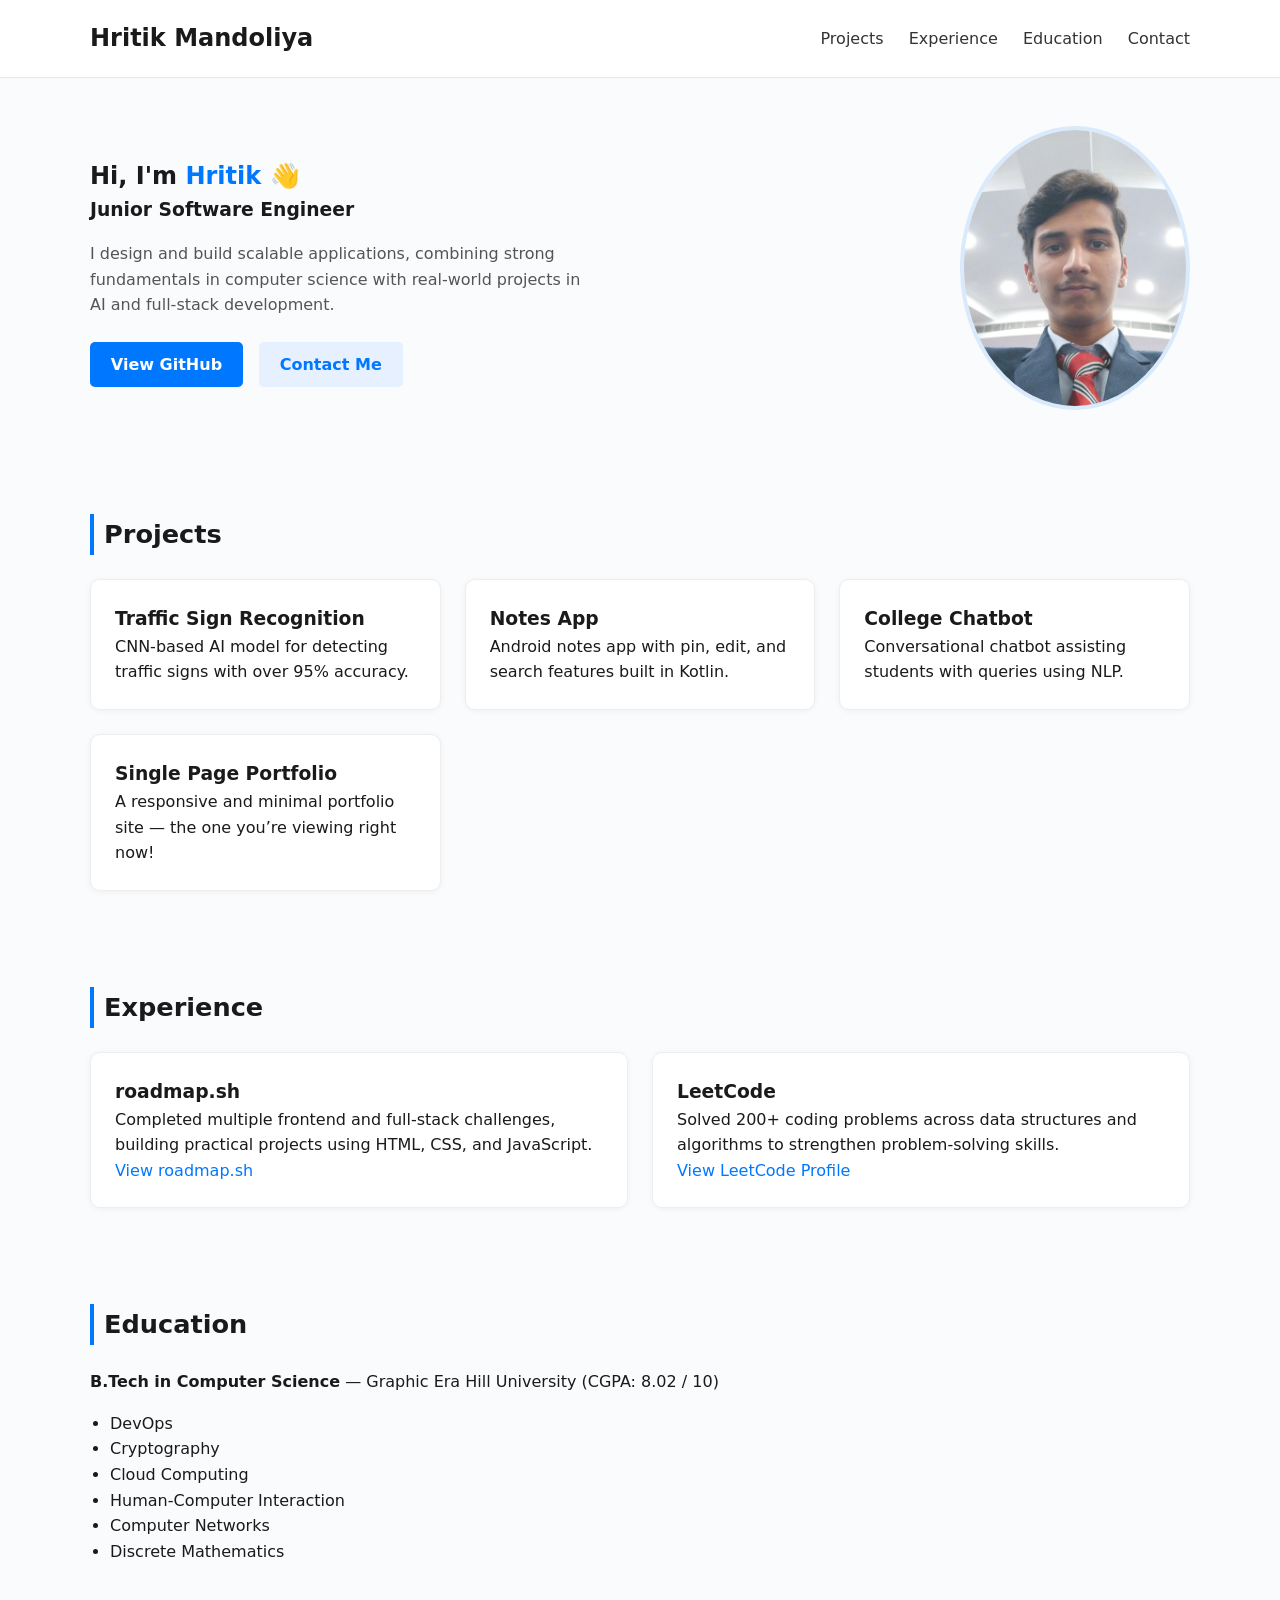
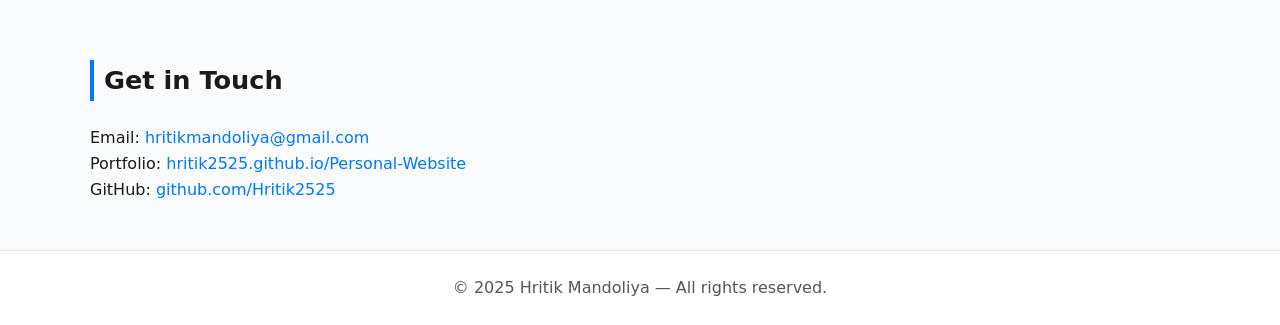
<file: index.html>
<!DOCTYPE html>
<html lang="en">
<head>
    <meta charset="UTF-8" />
    <meta name="viewport" content="width=device-width, initial-scale=1.0" />
    <title>Hritik Mandoliya - Software Engineer</title>

    <!-- SEO -->
    <meta name="description" content="Portfolio of Hritik Mandoliya, a passionate Software Engineer skilled in C, C++, Python, AI, and Web Development." />
    <meta name="keywords" content="Hritik Mandoliya, Software Engineer, Portfolio, GitHub, Web Developer, AI, Computer Vision" />
    <meta name="author" content="Hritik Mandoliya" />

    <!-- Social Meta -->
    <meta property="og:title" content="Hritik Mandoliya - Portfolio" />
    <meta property="og:description" content="Explore projects, experience, and achievements of Hritik Mandoliya." />
    <meta property="og:image" content="https://hritik2525.github.io/images/my-photo.jpeg" />
    <meta property="og:url" content="https://hritik2525.github.io/Personal-Website" />
    <meta property="og:type" content="website" />

    <!-- Favicon -->
    <link rel="icon" href="favicon.ico" />

    <!-- CSS -->
    <link rel="stylesheet" href="style.css" />
</head>

<body>
    <!-- Header -->
    <header class="header">
        <div class="container nav-container">
        <h1 class="logo">Hritik Mandoliya</h1>
        <nav class="nav">
            <a href="#projects">Projects</a>
            <a href="#experience">Experience</a>
            <a href="#education">Education</a>
            <a href="#contact">Contact</a>
        </nav>
        </div>
    </header>

    <!-- Hero Section -->
    <section class="hero container">
        <div class="hero-content">
        <div class="hero-text">
            <h2>Hi, I'm <span>Hritik</span> 👋</h2>
            <h3>Junior Software Engineer</h3>
            <p>I design and build scalable applications, combining strong fundamentals in computer science with real-world projects in AI and full-stack development.</p>
            <div class="buttons">
            <a href="https://github.com/Hritik2525" class="btn primary">View GitHub</a>
            <a href="#contact" class="btn secondary">Contact Me</a>
            </div>
        </div>
        <div class="hero-img">
            <img src="images/my-photo.jpeg" alt="Hritik Mandoliya" />
        </div>
        </div>
    </section>

    <!-- Projects Section -->
    <section id="projects" class="container">
        <h2 class="section-title">Projects</h2>
        <div class="grid">
        <div class="card">
            <h3>Traffic Sign Recognition</h3>
            <p>CNN-based AI model for detecting traffic signs with over 95% accuracy.</p>
        </div>
        <div class="card">
            <h3>Notes App</h3>
            <p>Android notes app with pin, edit, and search features built in Kotlin.</p>
        </div>
        <div class="card">
            <h3>College Chatbot</h3>
            <p>Conversational chatbot assisting students with queries using NLP.</p>
        </div>
        <div class="card">
            <h3>Single Page Portfolio</h3>
            <p>A responsive and minimal portfolio site — the one you’re viewing right now!</p>
        </div>
        </div>
    </section>

    <!-- Experience -->
    <section id="experience" class="container">
    <h2 class="section-title">Experience</h2>
    <div class="grid">
        <div class="card">
        <h3>roadmap.sh</h3>
        <p>Completed multiple frontend and full-stack challenges, building practical projects using HTML, CSS, and JavaScript.</p>
        <a href="https://roadmap.sh" target="_blank">View roadmap.sh</a>
        </div>

        <div class="card">
        <h3>LeetCode</h3>
        <p>Solved 200+ coding problems across data structures and algorithms to strengthen problem-solving skills.</p>
        <a href="https://leetcode.com/u/Hritik_Mandoliya" target="_blank">View LeetCode Profile</a>
        </div>
    </div>
    </section>


    <!-- Education -->
    <section id="education" class="container">
        <h2 class="section-title">Education</h2>
        <p><strong>B.Tech in Computer Science</strong> — Graphic Era Hill University (CGPA: 8.02 / 10)</p>
        <ul class="course-list">
        <li>DevOps</li>
        <li>Cryptography</li>
        <li>Cloud Computing</li>
        <li>Human-Computer Interaction</li>
        <li>Computer Networks</li>
        <li>Discrete Mathematics</li>
        </ul>
    </section>

    <!-- Contact -->
    <section id="contact" class="container contact">
        <h2 class="section-title">Get in Touch</h2>
        <p>Email: <a href="mailto:hritikmandoliya@gmail.com">hritikmandoliya@gmail.com</a></p>
        <p>Portfolio: <a href="https://hritik2525.github.io/Personal-Website">hritik2525.github.io/Personal-Website</a></p>
        <p>GitHub: <a href="https://github.com/Hritik2525">github.com/Hritik2525</a></p>
    </section>

    <!-- Footer -->
    <footer class="footer">
        <p>© 2025 Hritik Mandoliya — All rights reserved.</p>
    </footer>

    <script src="script.js"></script>
</body>
</html>
</file>
<file: style.css>
/* --- GLOBAL RESETS --- */
* {
    margin: 0;
    padding: 0;
    box-sizing: border-box;
    font-family: "Inter", system-ui, sans-serif;
}

body {
    background: #fafbfc;
    color: #1a1a1a;
    line-height: 1.6;
    scroll-behavior: smooth;
}

/* --- CONTAINERS --- */
.container {
    width: 90%;
    max-width: 1100px;
    margin: auto;
    padding: 3rem 0;
}

/* --- HEADER --- */
.header {
    background: #fff;
    border-bottom: 1px solid #e6e6e6;
    position: sticky;
    top: 0;
    z-index: 100;
}

.nav-container {
    display: flex;
    justify-content: space-between;
    align-items: center;
    padding: 1.2rem 0;
}

.logo {
    font-size: 1.5rem;
    font-weight: 700;
}

.nav a {
    color: #333;
    margin-left: 20px;
    text-decoration: none;
    font-weight: 500;
    transition: 0.2s;
}

.nav a:hover {
    color: #0077ff;
}

/* --- HERO SECTION --- */
.hero-content {
    display: flex;
    align-items: center;
    justify-content: space-between;
    flex-wrap: wrap;
    gap: 2rem;
}

.hero-text {
    flex: 1;
    min-width: 280px;
}

.hero-text h2 span {
    color: #0077ff;
}

.hero-text p {
    margin: 1rem 0 1.5rem;
    color: #555;
    max-width: 500px;
}

.hero-img img {
    width: 230px;
    border-radius: 50%;
    border: 4px solid #0077ff22;
    transition: 0.3s;
}

.hero-img img:hover {
    transform: scale(1.05);
}

.buttons {
    display: flex;
    gap: 1rem;
}

.btn {
    text-decoration: none;
    padding: 0.6rem 1.3rem;
    border-radius: 5px;
    font-weight: 600;
}

.btn.primary {
    background: #0077ff;
    color: #fff;
}

.btn.secondary {
    background: #e6f0ff;
    color: #0077ff;
}

.btn:hover {
    opacity: 0.9;
}

/* --- SECTION TITLES --- */
.section-title {
    font-size: 1.6rem;
    margin-bottom: 1.5rem;
    border-left: 4px solid #0077ff;
    padding-left: 10px;
}

/* --- GRID CARDS --- */
.grid {
    display: grid;
    grid-template-columns: repeat(auto-fit, minmax(270px, 1fr));
    gap: 1.5rem;
}

.card {
    background: #fff;
    border: 1px solid #eee;
    padding: 1.5rem;
    border-radius: 10px;
    box-shadow: 0 1px 6px rgba(0, 0, 0, 0.05);
    transition: all 0.2s ease;
}

.card:hover {
    transform: translateY(-5px);
    box-shadow: 0 6px 15px rgba(0, 0, 0, 0.08);
}

.card a {
    color: #0077ff;
    text-decoration: none;
    font-weight: 500;
}

/* --- EDUCATION --- */
.course-list {
    list-style: disc;
    padding-left: 20px;
    margin-top: 1rem;
}

/* --- CONTACT --- */
.contact a {
    color: #0077ff;
    text-decoration: none;
}

/* --- FOOTER --- */
.footer {
    background: #fff;
    border-top: 1px solid #e6e6e6;
    text-align: center;
    padding: 1.5rem;
    color: #555;
}

/* --- FADE IN --- */
.hidden {
    opacity: 0;
    transform: translateY(20px);
    transition: all 0.6s ease;
}

.visible {
    opacity: 1;
    transform: translateY(0);
}
</file>
